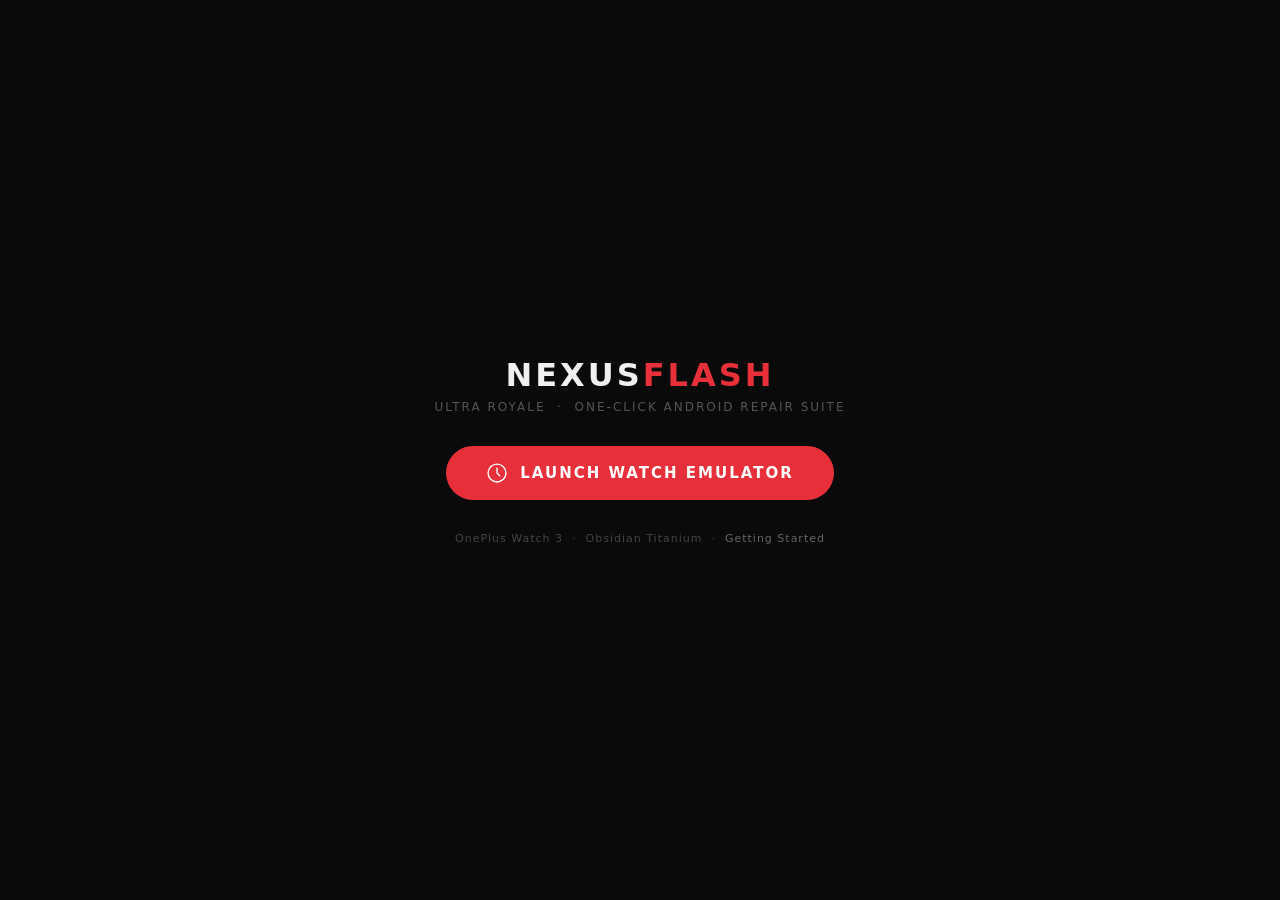
<file: index.html>
<!DOCTYPE html>
<html lang="en">
<head>
  <meta charset="UTF-8" />
  <meta name="viewport" content="width=device-width, initial-scale=1.0" />
  <title>NexusFlash Ultra Royale</title>
  <style>
    *, *::before, *::after { box-sizing: border-box; margin: 0; padding: 0; }

    body {
      background: #0a0a0a;
      min-height: 100vh;
      display: flex;
      flex-direction: column;
      align-items: center;
      justify-content: center;
      font-family: 'Segoe UI', system-ui, sans-serif;
      color: #f0f0f0;
      gap: 32px;
    }

    .logo {
      text-align: center;
    }
    .logo h1 {
      font-size: 32px;
      font-weight: 700;
      letter-spacing: 3px;
      text-transform: uppercase;
    }
    .logo h1 span { color: #e8303a; }
    .logo p {
      font-size: 12px;
      color: #555;
      letter-spacing: 2px;
      text-transform: uppercase;
      margin-top: 6px;
    }

    /* Hot link button */
    .hotlink {
      display: inline-flex;
      align-items: center;
      gap: 12px;
      background: #e8303a;
      color: #fff;
      text-decoration: none;
      font-size: 15px;
      font-weight: 700;
      letter-spacing: 2px;
      text-transform: uppercase;
      padding: 16px 40px;
      border-radius: 50px;
      box-shadow: 0 0 0 0 rgba(232,48,58,0.5);
      animation: ripple 2s ease-in-out infinite;
      transition: transform 0.15s, box-shadow 0.15s;
    }
    .hotlink:hover {
      transform: scale(1.05);
      box-shadow: 0 0 32px rgba(232,48,58,0.5);
      animation: none;
    }
    .hotlink:active { transform: scale(0.97); }

    /* Watch icon inside button */
    .hotlink svg { flex-shrink: 0; }

    @keyframes ripple {
      0%   { box-shadow: 0 0 0 0   rgba(232,48,58,0.5); }
      70%  { box-shadow: 0 0 0 18px rgba(232,48,58,0);   }
      100% { box-shadow: 0 0 0 0   rgba(232,48,58,0);    }
    }

    .sub {
      font-size: 11px;
      color: #444;
      letter-spacing: 1px;
      text-align: center;
    }
    .sub a { color: #666; text-decoration: none; }
    .sub a:hover { color: #e8303a; }
  </style>
</head>
<body>

  <div class="logo">
    <h1>Nexus<span>Flash</span></h1>
    <p>Ultra Royale &nbsp;·&nbsp; One-click Android Repair Suite</p>
  </div>

  <!-- HOT LINK -->
  <a class="hotlink" href="simulator/index.html">
    <svg width="22" height="22" viewBox="0 0 32 32" fill="none">
      <circle cx="16" cy="16" r="13" stroke="white" stroke-width="2"/>
      <path d="M16 9v7l4 4" stroke="white" stroke-width="2" stroke-linecap="round"/>
    </svg>
    Launch Watch Emulator
  </a>

  <div class="sub">
    OnePlus Watch 3 &nbsp;·&nbsp; Obsidian Titanium &nbsp;·&nbsp;
    <a href="docs/getting-started.md">Getting Started</a>
  </div>

</body>
</html>
</file>
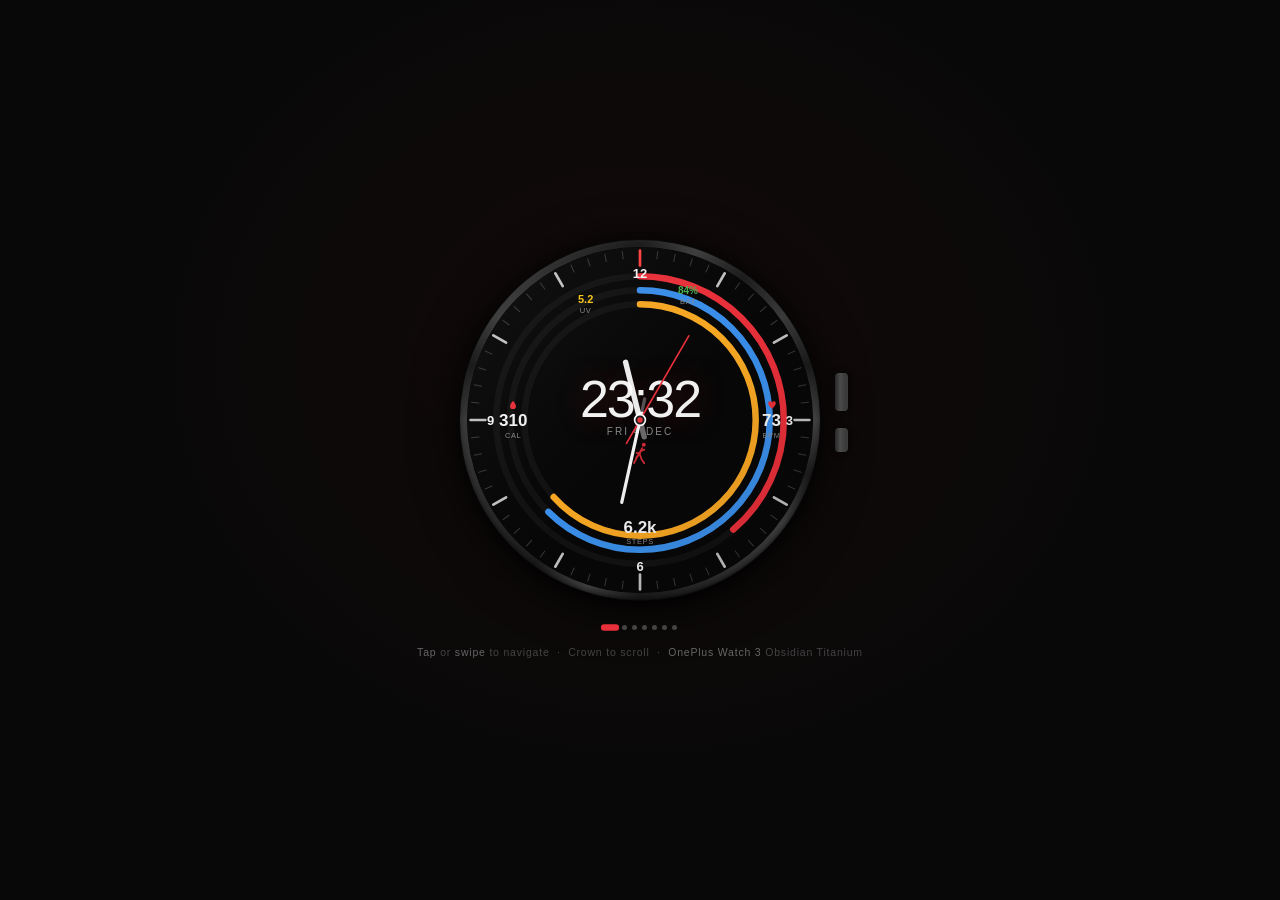
<file: simulator/index.html>
<!DOCTYPE html>
<html lang="en">
<head>
  <meta charset="UTF-8" />
  <meta name="viewport" content="width=device-width, initial-scale=1.0" />
  <title>NexusFlash — Smartwatch Emulator</title>
  <link rel="stylesheet" href="watch.css" />
</head>
<body>

<div class="device">

  <!-- Side crown buttons -->
  <div class="btn-crown upper" id="crown-up" title="Previous"></div>
  <div class="btn-crown lower" id="crown-dn" title="Next"></div>

  <!-- Outer bezel -->
  <div class="bezel">

    <!-- Tick marks ring -->
    <svg class="tick-svg" viewBox="0 0 340 340" id="tick-svg"></svg>

    <!-- Screen + dim overlay -->
    <div class="screen-wrap">
      <div class="glass-glare"></div>
      <div class="screen" id="screen">

        <!-- ═══════════════════════════
             PAGE 0 — HOME FACE
        ═══════════════════════════ -->
        <div class="page face active" id="pg-home">

          <!-- Activity rings (3 concentric) -->
          <svg class="rings-svg" viewBox="0 0 320 320">
            <!-- Track rings (dim) -->
            <circle class="ring-track" cx="160" cy="160" r="133" />
            <circle class="ring-track" cx="160" cy="160" r="120" />
            <circle class="ring-track" cx="160" cy="160" r="107" />
            <!-- Live progress rings -->
            <circle id="arc-cal"    class="ring-live cal-ring"    cx="160" cy="160" r="133" transform="rotate(-90 160 160)" />
            <circle id="arc-steps"  class="ring-live steps-ring"  cx="160" cy="160" r="120" transform="rotate(-90 160 160)" />
            <circle id="arc-active" class="ring-live active-ring" cx="160" cy="160" r="107" transform="rotate(-90 160 160)" />
          </svg>

          <!-- Cardinal numbers -->
          <span class="cardinal top">12</span>
          <span class="cardinal right">3</span>
          <span class="cardinal bottom">6</span>
          <span class="cardinal left">9</span>

          <!-- Floating stats -->
          <div class="fstat uv">
            <span class="fv" id="uv-val">5.2</span>
            <span class="fl">UV</span>
          </div>
          <div class="fstat bat">
            <span class="fv" id="bat-val">84%</span>
            <span class="fl">BAT</span>
          </div>
          <div class="fstat cal">
            <svg width="10" height="10" viewBox="0 0 24 24" fill="#e8303a"><path d="M12 2C8 7 5 11 5 15a7 7 0 0 0 14 0c0-4-3-8-7-13z"/></svg>
            <span class="fv" id="cal-val">312</span>
            <span class="fl">CAL</span>
          </div>
          <div class="fstat hr">
            <svg width="10" height="10" viewBox="0 0 24 24" fill="#e8303a"><path d="M12 21C12 21 3 14 3 8a4.5 4.5 0 0 1 9-1 4.5 4.5 0 0 1 9 1c0 6-9 13-9 13z"/></svg>
            <span class="fv" id="hr-val">72</span>
            <span class="fl">BPM</span>
          </div>

          <!-- Center: digital time + date + runner -->
          <div class="face-center">
            <div class="time-big" id="time">--:--</div>
            <div class="date-small" id="date">--- -- ---</div>
            <!-- Runner figure -->
            <svg class="runner" viewBox="0 0 24 24" fill="none" xmlns="http://www.w3.org/2000/svg">
              <circle cx="15.5" cy="3.5" r="1.8" fill="#e8303a"/>
              <path d="M14 6.5l-2.5 5-3 4" stroke="#e8303a" stroke-width="1.6" stroke-linecap="round"/>
              <path d="M12.5 9.5l3.5-1.5M12 11.5l-3-.5" stroke="#e8303a" stroke-width="1.6" stroke-linecap="round"/>
              <path d="M11.5 11.5l2 5.5 2.5 3.5M10 13.5l-2 4-1.5 3" stroke="#e8303a" stroke-width="1.6" stroke-linecap="round"/>
            </svg>
          </div>

          <!-- Steps bottom -->
          <div class="fstat steps">
            <span class="fv" id="step-val">6.2k</span>
            <span class="fl">STEPS</span>
          </div>

          <!-- Analog clock hands -->
          <svg class="hands-svg" viewBox="0 0 320 320">
            <!-- Hour -->
            <g id="hand-h">
              <line x1="160" y1="160" x2="160" y2="105"
                stroke="rgba(255,255,255,0.92)" stroke-width="5" stroke-linecap="round"/>
              <line x1="160" y1="160" x2="160" y2="176"
                stroke="rgba(255,255,255,0.4)"  stroke-width="5" stroke-linecap="round"/>
            </g>
            <!-- Minute -->
            <g id="hand-m">
              <line x1="160" y1="160" x2="160" y2="82"
                stroke="rgba(255,255,255,0.95)" stroke-width="3" stroke-linecap="round"/>
              <line x1="160" y1="160" x2="160" y2="180"
                stroke="rgba(255,255,255,0.3)"  stroke-width="3" stroke-linecap="round"/>
            </g>
            <!-- Second -->
            <g id="hand-s">
              <line x1="160" y1="160" x2="160" y2="70"
                stroke="#e8303a" stroke-width="1.5" stroke-linecap="round"/>
              <line x1="160" y1="160" x2="160" y2="185"
                stroke="#e8303a" stroke-width="1.5" stroke-linecap="round"/>
            </g>
            <!-- Center jewel -->
            <circle cx="160" cy="160" r="5"   fill="#1a1a1a" stroke="white" stroke-width="1.5"/>
            <circle cx="160" cy="160" r="2.5" fill="#e8303a"/>
          </svg>

        </div><!-- /home -->


        <!-- ═══════════════════════════
             PAGE 1 — HEART RATE
        ═══════════════════════════ -->
        <div class="page" id="pg-heartrate">
          <div class="pg-title">Heart Rate</div>

          <!-- Scrolling ECG waveform -->
          <div class="ecg-container">
            <canvas id="ecg-canvas" width="220" height="72"></canvas>
          </div>

          <div class="hr-zone-badge" id="hr-zone">Fat Burn</div>

          <div class="large-metric">
            <span id="hr-big">72</span>
            <span class="lm-unit">BPM</span>
          </div>

          <div class="hr-minmax">
            <div class="mm-item">
              <div class="mm-label">MIN</div>
              <div class="mm-val" id="hr-min">58</div>
            </div>
            <div class="pulse-ring"></div>
            <div class="mm-item">
              <div class="mm-label">MAX</div>
              <div class="mm-val" id="hr-max">98</div>
            </div>
          </div>
        </div><!-- /heartrate -->


        <!-- ═══════════════════════════
             PAGE 2 — STEPS
        ═══════════════════════════ -->
        <div class="page" id="pg-steps">
          <div class="pg-title">Steps Today</div>

          <div class="ring-wrap">
            <svg class="ring-svg" viewBox="0 0 120 120">
              <circle class="ring-bg"     cx="60" cy="60" r="50"/>
              <circle class="ring-fg blue" id="steps-ring" cx="60" cy="60" r="50"
                transform="rotate(-90 60 60)"/>
            </svg>
            <div class="ring-center">
              <div class="rc-big" id="steps-big">6.2k</div>
              <div class="rc-small">/ 10k</div>
            </div>
          </div>

          <div class="step-row">
            <div class="sr-cell"><div class="sr-val" id="s-km">4.8</div><div class="sr-lbl">KM</div></div>
            <div class="sr-cell"><div class="sr-val" id="s-cal">312</div><div class="sr-lbl">CAL</div></div>
            <div class="sr-cell"><div class="sr-val">52</div><div class="sr-lbl">MIN</div></div>
          </div>

          <!-- Hourly bar chart -->
          <div class="bar-chart" id="bar-chart"></div>
        </div><!-- /steps -->


        <!-- ═══════════════════════════
             PAGE 3 — SLEEP
        ═══════════════════════════ -->
        <div class="page" id="pg-sleep">
          <div class="pg-title">Last Night</div>

          <div class="sleep-score-wrap">
            <svg viewBox="0 0 80 80" width="80" height="80">
              <circle cx="40" cy="40" r="34" fill="none" stroke="#1e1e1e" stroke-width="8"/>
              <circle cx="40" cy="40" r="34" fill="none" stroke="#7c4dff"
                stroke-width="8" stroke-linecap="round"
                stroke-dasharray="213.6" stroke-dashoffset="38" transform="rotate(-90 40 40)"/>
            </svg>
            <div class="sleep-score-inner">
              <div class="ss-num">82</div>
              <div class="ss-lbl">Good</div>
            </div>
          </div>

          <div class="sleep-stages">
            <div class="stage-row">
              <span class="stage-lbl">Deep</span>
              <div class="stage-bar"><div class="stage-fill" style="width:35%;background:#7c4dff"></div></div>
              <span class="stage-time">1h 24m</span>
            </div>
            <div class="stage-row">
              <span class="stage-lbl">REM</span>
              <div class="stage-bar"><div class="stage-fill" style="width:25%;background:#3a8ee8"></div></div>
              <span class="stage-time">1h 02m</span>
            </div>
            <div class="stage-row">
              <span class="stage-lbl">Light</span>
              <div class="stage-bar"><div class="stage-fill" style="width:55%;background:#4caf50"></div></div>
              <span class="stage-time">2h 18m</span>
            </div>
          </div>

          <div class="sleep-total">Total &nbsp;<b>4h 44m</b></div>
        </div><!-- /sleep -->


        <!-- ═══════════════════════════
             PAGE 4 — WORKOUT
        ═══════════════════════════ -->
        <div class="page" id="pg-workout">
          <div class="pg-title">Workout</div>
          <div class="wk-grid">

            <div class="wk-tile" id="wt-run">
              <svg viewBox="0 0 24 24" fill="none" width="24" height="24">
                <circle cx="15" cy="4" r="1.8" stroke="currentColor" stroke-width="1.5"/>
                <path d="M13.5 7l-2 5-2.5 4" stroke="currentColor" stroke-width="1.5" stroke-linecap="round"/>
                <path d="M12 10l3.5-1.5M11.5 12l-3-.5" stroke="currentColor" stroke-width="1.5" stroke-linecap="round"/>
                <path d="M11.5 12l2 5.5 2 3M10 14.5l-2 4-1 3" stroke="currentColor" stroke-width="1.5" stroke-linecap="round"/>
              </svg>
              <span>Run</span>
            </div>

            <div class="wk-tile" id="wt-cycle">
              <svg viewBox="0 0 24 24" fill="none" width="24" height="24">
                <circle cx="5.5" cy="16" r="3.5" stroke="currentColor" stroke-width="1.5"/>
                <circle cx="18.5" cy="16" r="3.5" stroke="currentColor" stroke-width="1.5"/>
                <path d="M5.5 16l6-9 3.5 3h3.5M11.5 7l1.5-3" stroke="currentColor" stroke-width="1.5" stroke-linecap="round"/>
              </svg>
              <span>Cycle</span>
            </div>

            <div class="wk-tile" id="wt-swim">
              <svg viewBox="0 0 24 24" fill="none" width="24" height="24">
                <path d="M2 17c2.5-2 5-2 7.5 0s5 2 7.5 0 5-2 5 0" stroke="currentColor" stroke-width="1.5" stroke-linecap="round"/>
                <path d="M7 11V7a5 5 0 0 1 10 0v4" stroke="currentColor" stroke-width="1.5" stroke-linecap="round"/>
              </svg>
              <span>Swim</span>
            </div>

            <div class="wk-tile" id="wt-hiit">
              <svg viewBox="0 0 24 24" fill="none" width="24" height="24">
                <path d="M3 12h3l2-7 4 14 2-8 2 3h5" stroke="currentColor" stroke-width="1.5" stroke-linecap="round" stroke-linejoin="round"/>
              </svg>
              <span>HIIT</span>
            </div>

          </div>
          <div class="wk-hint">Tap to start</div>

          <!-- Workout timer (hidden until started) -->
          <div class="wk-timer" id="wk-timer" style="display:none">
            <div class="wkt-label" id="wkt-label">Running</div>
            <div class="wkt-time" id="wkt-time">00:00</div>
            <button class="wkt-stop" id="wkt-stop">Stop</button>
          </div>
        </div><!-- /workout -->


        <!-- ═══════════════════════════
             PAGE 5 — NOTIFICATIONS
        ═══════════════════════════ -->
        <div class="page" id="pg-notifications">
          <div class="pg-title">Notifications</div>
          <div class="notif-list">

            <div class="notif-item">
              <div class="ni-dot" style="background:#4caf50"></div>
              <div class="ni-body">
                <div class="ni-app">Messages</div>
                <div class="ni-text">Hey, are you coming tonight?</div>
                <div class="ni-time">2m ago</div>
              </div>
            </div>

            <div class="notif-item">
              <div class="ni-dot" style="background:#e8303a"></div>
              <div class="ni-body">
                <div class="ni-app">NexusFlash</div>
                <div class="ni-text">Device repair complete ✓</div>
                <div class="ni-time">8m ago</div>
              </div>
            </div>

            <div class="notif-item">
              <div class="ni-dot" style="background:#3a8ee8"></div>
              <div class="ni-body">
                <div class="ni-app">Health</div>
                <div class="ni-text">Stand up &amp; move!</div>
                <div class="ni-time">15m ago</div>
              </div>
            </div>

            <div class="notif-item">
              <div class="ni-dot" style="background:#f5a623"></div>
              <div class="ni-body">
                <div class="ni-app">Gmail</div>
                <div class="ni-text">Your order has shipped</div>
                <div class="ni-time">1h ago</div>
              </div>
            </div>

          </div>
        </div><!-- /notifications -->


        <!-- ═══════════════════════════
             PAGE 6 — SETTINGS
        ═══════════════════════════ -->
        <div class="page" id="pg-settings">
          <div class="pg-title">Settings</div>
          <div class="settings-list">

            <div class="setting-row">
              <span class="s-lbl">Brightness</span>
              <span class="s-val">High</span>
            </div>
            <div class="setting-row">
              <span class="s-lbl">Do Not Disturb</span>
              <div class="toggle off" id="toggle-dnd"></div>
            </div>
            <div class="setting-row">
              <span class="s-lbl">Wrist Detect</span>
              <div class="toggle" id="toggle-wrist"></div>
            </div>
            <div class="setting-row">
              <span class="s-lbl">Bluetooth</span>
              <span class="s-val green">Connected</span>
            </div>
            <div class="setting-row">
              <span class="s-lbl">Firmware</span>
              <span class="s-val">v3.1.2</span>
            </div>

          </div>
        </div><!-- /settings -->

      </div><!-- /screen -->

      <!-- Screen dim overlay -->
      <div class="screen-dim" id="screen-dim"></div>
    </div><!-- /screen-wrap -->
  </div><!-- /bezel -->

  <!-- Nav dots (7 pages) -->
  <div class="nav-dots" id="nav-dots">
    <div class="dot active"></div>
    <div class="dot"></div>
    <div class="dot"></div>
    <div class="dot"></div>
    <div class="dot"></div>
    <div class="dot"></div>
    <div class="dot"></div>
  </div>

</div><!-- /device -->

<div class="info-bar">
  <span>Tap</span> or <span>swipe</span> to navigate &nbsp;·&nbsp; Crown to scroll &nbsp;·&nbsp;
  <span>OnePlus Watch 3</span> Obsidian Titanium
</div>

<!-- Generate tick marks -->
<script>
(function () {
  const svg = document.getElementById('tick-svg');
  const cx = 170, cy = 170, r = 160;
  for (let i = 0; i < 60; i++) {
    const a    = (i * 6 - 90) * Math.PI / 180;
    const isH  = i % 5 === 0;
    const len  = isH ? 14 : 7;
    const sw   = isH ? 2.5 : 1;
    const col  = isH ? (i === 0 ? '#ff4040' : '#c0c0c0') : '#363636';
    const x1 = cx + r * Math.cos(a), y1 = cy + r * Math.sin(a);
    const x2 = cx + (r - len) * Math.cos(a), y2 = cy + (r - len) * Math.sin(a);
    const l  = document.createElementNS('http://www.w3.org/2000/svg', 'line');
    l.setAttribute('x1', x1); l.setAttribute('y1', y1);
    l.setAttribute('x2', x2); l.setAttribute('y2', y2);
    l.setAttribute('stroke', col);
    l.setAttribute('stroke-width', sw);
    l.setAttribute('stroke-linecap', 'round');
    svg.appendChild(l);
  }
})();
</script>

<script src="watch.js"></script>
</body>
</html>
</file>
<file: simulator/watch.css>
/* ============================================================
   NexusFlash Smartwatch Emulator — Enhanced Styles
   ============================================================ */

*, *::before, *::after { box-sizing: border-box; margin: 0; padding: 0; }

:root {
  --red:      #e8303a;
  --blue:     #3a8ee8;
  --orange:   #f5a623;
  --purple:   #7c4dff;
  --green:    #4caf50;
  --dark:     #080808;
  --surface:  #161616;
  --surface2: #1e1e1e;
  --border:   #282828;
  --text:     #f2f2f2;
  --text-dim: #888;
  --text-mute:#444;
  --watch-d:  360px;
}

html, body {
  width: 100%; height: 100%;
  overflow: hidden;
}
body {
  background: radial-gradient(ellipse at 50% 40%, #130a0a 0%, #080808 60%);
  display: flex;
  flex-direction: column;
  align-items: center;
  justify-content: center;
  min-height: 100vh;
  font-family: 'Segoe UI', -apple-system, BlinkMacSystemFont, sans-serif;
  color: var(--text);
  user-select: none;
}

/* ── Device shell ──────────────────────────────────────────── */
.device {
  position: relative;
  display: flex;
  align-items: center;
  justify-content: center;
  width: calc(var(--watch-d) + 56px);
}

/* Crown buttons */
.btn-crown {
  position: absolute;
  right: 0;
  width: 13px;
  border-radius: 4px;
  background: linear-gradient(90deg, #282828, #4a4a4a 40%, #333 100%);
  box-shadow: 2px 0 6px rgba(0,0,0,0.7), inset -1px 0 2px rgba(255,255,255,0.05);
  cursor: pointer;
  z-index: 20;
  transition: transform 0.12s;
}
.btn-crown.upper { top: 50%; height: 38px; transform: translateY(calc(-50% - 28px)); }
.btn-crown.lower { top: 50%; height: 24px; transform: translateY(calc(-50% + 20px)); }
.btn-crown.upper:active { transform: translateY(calc(-50% - 28px)) scaleX(0.75); }
.btn-crown.lower:active { transform: translateY(calc(-50% + 20px)) scaleX(0.75); }

/* ── Bezel ─────────────────────────────────────────────────── */
.bezel {
  position: relative;
  width: var(--watch-d);
  height: var(--watch-d);
  border-radius: 50%;
  /* Titanium metallic look */
  background: conic-gradient(
    from   0deg, #1c1c1c  0deg,
    #3e3e3e  18deg, #1c1c1c  36deg,
    #3a3a3a  54deg, #1a1a1a  72deg,
    #404040  90deg, #1c1c1c 108deg,
    #3c3c3c 126deg, #1a1a1a 180deg,
    #3e3e3e 198deg, #1c1c1c 216deg,
    #3a3a3a 270deg, #1c1c1c 288deg,
    #404040 306deg, #1c1c1c 360deg
  );
  padding: 7px;
  box-shadow:
    0 0 0 1px #0a0a0a,
    0 8px 48px rgba(0,0,0,0.95),
    0 2px 8px  rgba(0,0,0,0.7),
    inset 0 2px 4px rgba(255,255,255,0.04),
    inset 0 -2px 4px rgba(0,0,0,0.5);
  animation: bezelGlow 5s ease-in-out infinite;
}

@keyframes bezelGlow {
  0%,100% { box-shadow: 0 0 0 1px #0a0a0a, 0 8px 48px rgba(0,0,0,0.95), 0 2px 8px rgba(0,0,0,0.7), inset 0 2px 4px rgba(255,255,255,0.04); }
  50%     { box-shadow: 0 0 0 1px #0a0a0a, 0 8px 56px rgba(0,0,0,0.9), 0 0 32px rgba(232,48,58,0.08), inset 0 2px 4px rgba(255,255,255,0.04); }
}

/* Tick marks SVG — sits over bezel padding */
.tick-svg {
  position: absolute;
  inset: 0;
  width: 100%;
  height: 100%;
  pointer-events: none;
  z-index: 1;
}

/* ── Screen wrap (clips to circle) ────────────────────────── */
.screen-wrap {
  position: relative;
  width: 100%;
  height: 100%;
  border-radius: 50%;
  overflow: hidden;
  background: var(--dark);
}

/* Glass glare — diagonal highlight */
.glass-glare {
  position: absolute;
  inset: 0;
  border-radius: 50%;
  background: linear-gradient(
    135deg,
    rgba(255,255,255,0.045) 0%,
    transparent 50%,
    rgba(0,0,0,0.12) 100%
  );
  pointer-events: none;
  z-index: 100;
}

/* Screen dim overlay */
.screen-dim {
  position: absolute;
  inset: 0;
  border-radius: 50%;
  background: rgba(0,0,0,0);
  pointer-events: none;
  z-index: 99;
  transition: background 1.2s ease;
}
.screen-dim.dimmed { background: rgba(0,0,0,0.72); }

/* Interactive screen */
.screen {
  width: 100%;
  height: 100%;
  border-radius: 50%;
  overflow: hidden;
  position: relative;
  cursor: pointer;
  touch-action: pan-y;
}

/* ── Pages — directional slide transitions ─────────────────── */
.page {
  position: absolute;
  inset: 0;
  border-radius: 50%;
  display: flex;
  flex-direction: column;
  align-items: center;
  justify-content: center;
  gap: 7px;
  padding: 28px 22px;
  background: var(--dark);
  overflow: hidden;
  opacity: 0;
  transform: translateX(80px);
  transition: transform 0.38s cubic-bezier(0.4,0,0.2,1),
              opacity   0.38s cubic-bezier(0.4,0,0.2,1);
  pointer-events: none;
  will-change: transform, opacity;
}
.page.active {
  opacity: 1;
  transform: translateX(0);
  pointer-events: auto;
}
.page.exit-left  { opacity: 0; transform: translateX(-80px); pointer-events: none; }
.page.exit-right { opacity: 0; transform: translateX( 80px); pointer-events: none; }

/* ── Home face ─────────────────────────────────────────────── */
.face {
  padding: 0;
}

/* Activity rings */
.rings-svg {
  position: absolute;
  inset: 0;
  width: 100%;
  height: 100%;
  pointer-events: none;
}
.ring-track {
  fill: none;
  stroke: rgba(255,255,255,0.04);
  stroke-width: 6;
}
.ring-live {
  fill: none;
  stroke-width: 6;
  stroke-linecap: round;
  transition: stroke-dashoffset 1.2s cubic-bezier(0.4,0,0.2,1);
}
.cal-ring    { stroke: var(--red);    }
.steps-ring  { stroke: var(--blue);   }
.active-ring { stroke: var(--orange); }

/* Cardinal labels */
.cardinal {
  position: absolute;
  font-size: 13px;
  font-weight: 700;
  color: var(--text);
  z-index: 4;
  line-height: 1;
}
.cardinal.top    { top: 20px;  left: 50%; transform: translateX(-50%); }
.cardinal.right  { right: 20px;top: 50%;  transform: translateY(-50%); }
.cardinal.bottom { bottom: 20px; left: 50%; transform: translateX(-50%); }
.cardinal.left   { left: 20px; top: 50%;  transform: translateY(-50%); }

/* Floating stat badges */
.fstat {
  position: absolute;
  display: flex;
  flex-direction: column;
  align-items: center;
  z-index: 3;
  line-height: 1.15;
  gap: 1px;
}
.fv { font-size: 17px; font-weight: 700; color: var(--text); }
.fl { font-size: 7.5px; color: var(--text-dim); text-transform: uppercase; letter-spacing: 0.6px; }

.fstat.uv    { top: 46px;    left: 50%; transform: translateX(-62px); }
.fstat.bat   { top: 38px;    right: 50%; transform: translateX(58px);  }
.fstat.cal   { left: 32px;   top: 50%;  transform: translateY(-50%);  }
.fstat.hr    { right: 32px;  top: 50%;  transform: translateY(-50%);  }
.fstat.steps { bottom: 46px; left: 50%; transform: translateX(-50%);  }

.fstat.uv .fv   { font-size: 11px; color: #f5c518; }
.fstat.bat .fv  { font-size: 10px; color: var(--green); }

/* Face center */
.face-center {
  display: flex;
  flex-direction: column;
  align-items: center;
  gap: 1px;
  z-index: 3;
}
.time-big {
  font-size: 52px;
  font-weight: 200;
  letter-spacing: -2px;
  color: var(--text);
  line-height: 1;
  font-variant-numeric: tabular-nums;
  text-shadow: 0 0 30px rgba(232,48,58,0.25);
}
.date-small {
  font-size: 10px;
  color: var(--text-dim);
  letter-spacing: 2px;
  text-transform: uppercase;
}
.runner {
  width: 26px;
  height: 26px;
  margin-top: 3px;
  opacity: 0.9;
}

/* Analog clock hands */
.hands-svg {
  position: absolute;
  inset: 0;
  width: 100%;
  height: 100%;
  pointer-events: none;
  z-index: 5;
}
#hand-h, #hand-m, #hand-s {
  transform-origin: 160px 160px;
}

/* ── Page title ────────────────────────────────────────────── */
.pg-title {
  font-size: 11px;
  color: var(--text-dim);
  text-transform: uppercase;
  letter-spacing: 2.5px;
  margin-bottom: 2px;
}

/* ── Heart Rate page ───────────────────────────────────────── */
.ecg-container {
  width: 220px;
  height: 72px;
  border-radius: 10px;
  overflow: hidden;
  background: rgba(232,48,58,0.06);
  border: 1px solid rgba(232,48,58,0.15);
}
#ecg-canvas { display: block; }

.hr-zone-badge {
  font-size: 10px;
  font-weight: 700;
  letter-spacing: 1.5px;
  text-transform: uppercase;
  color: #fff;
  background: var(--red);
  padding: 3px 10px;
  border-radius: 20px;
}

.large-metric {
  display: flex;
  align-items: baseline;
  gap: 4px;
}
.large-metric span:first-child {
  font-size: 56px;
  font-weight: 200;
  line-height: 1;
  color: var(--text);
  font-variant-numeric: tabular-nums;
}
.lm-unit {
  font-size: 13px;
  color: var(--red);
  letter-spacing: 1px;
}

.hr-minmax {
  display: flex;
  align-items: center;
  gap: 16px;
}
.mm-item { text-align: center; }
.mm-label { font-size: 8px; color: var(--text-mute); text-transform: uppercase; letter-spacing: 1px; }
.mm-val   { font-size: 16px; font-weight: 700; color: var(--text); }

/* Pulsing ring */
.pulse-ring {
  width: 10px;
  height: 10px;
  border-radius: 50%;
  background: var(--red);
  box-shadow: 0 0 0 0 rgba(232,48,58,0.7);
  animation: heartPulse 1s ease-in-out infinite;
}
@keyframes heartPulse {
  0%   { box-shadow: 0 0 0 0   rgba(232,48,58,0.7); }
  70%  { box-shadow: 0 0 0 8px rgba(232,48,58,0);   }
  100% { box-shadow: 0 0 0 0   rgba(232,48,58,0);   }
}

/* ── Steps page ────────────────────────────────────────────── */
.ring-wrap {
  position: relative;
  width: 110px;
  height: 110px;
}
.ring-svg {
  width: 110px;
  height: 110px;
}
.ring-bg  { fill: none; stroke: var(--surface2); stroke-width: 9; }
.ring-fg  { fill: none; stroke-width: 9; stroke-linecap: round; transition: stroke-dashoffset 1s ease; }
.ring-fg.blue { stroke: var(--blue); }

.ring-center {
  position: absolute;
  inset: 0;
  display: flex;
  flex-direction: column;
  align-items: center;
  justify-content: center;
}
.rc-big   { font-size: 26px; font-weight: 700; line-height: 1; }
.rc-small { font-size: 9px;  color: var(--text-dim); }

.step-row {
  display: flex;
  gap: 20px;
}
.sr-cell { text-align: center; }
.sr-val  { font-size: 15px; font-weight: 700; }
.sr-lbl  { font-size: 9px;  color: var(--text-dim); text-transform: uppercase; letter-spacing: 0.5px; }

/* Bar chart */
.bar-chart {
  display: flex;
  align-items: flex-end;
  gap: 4px;
  height: 32px;
  padding: 0 4px;
}
.bar {
  flex: 1;
  border-radius: 2px 2px 0 0;
  background: var(--blue);
  opacity: 0.7;
  min-height: 3px;
  transition: height 0.6s ease;
}
.bar.now { opacity: 1; background: var(--red); }

/* ── Sleep page ────────────────────────────────────────────── */
.sleep-score-wrap {
  position: relative;
  width: 80px;
  height: 80px;
}
.sleep-score-inner {
  position: absolute;
  inset: 0;
  display: flex;
  flex-direction: column;
  align-items: center;
  justify-content: center;
}
.ss-num  { font-size: 26px; font-weight: 700; color: var(--text); line-height: 1; }
.ss-lbl  { font-size: 9px;  color: var(--purple); text-transform: uppercase; letter-spacing: 1px; }

.sleep-stages {
  width: 100%;
  display: flex;
  flex-direction: column;
  gap: 7px;
}
.stage-row {
  display: flex;
  align-items: center;
  gap: 6px;
}
.stage-lbl  { font-size: 9px; color: var(--text-dim); width: 28px; text-align: right; text-transform: uppercase; }
.stage-bar  { flex: 1; height: 6px; background: var(--surface2); border-radius: 3px; overflow: hidden; }
.stage-fill { height: 100%; border-radius: 3px; }
.stage-time { font-size: 9px; color: var(--text-dim); white-space: nowrap; width: 34px; }

.sleep-total {
  font-size: 11px;
  color: var(--text-dim);
}
.sleep-total b { color: var(--text); }

/* ── Workout page ──────────────────────────────────────────── */
.wk-grid {
  display: grid;
  grid-template-columns: 1fr 1fr;
  gap: 8px;
  width: 180px;
}
.wk-tile {
  background: var(--surface2);
  border: 1px solid var(--border);
  border-radius: 14px;
  padding: 12px 8px 8px;
  display: flex;
  flex-direction: column;
  align-items: center;
  gap: 5px;
  cursor: pointer;
  color: var(--text-dim);
  font-size: 10px;
  letter-spacing: 0.5px;
  transition: background 0.2s, color 0.2s, transform 0.15s, border-color 0.2s;
}
.wk-tile:hover  { background: #252525; color: var(--text); border-color: #3a3a3a; }
.wk-tile:active { transform: scale(0.93); }
.wk-tile.running { background: rgba(232,48,58,0.15); border-color: var(--red); color: var(--red); }

.wk-hint {
  font-size: 9px;
  color: var(--text-mute);
  letter-spacing: 1px;
  text-transform: uppercase;
}

/* Workout timer overlay */
.wk-timer {
  position: absolute;
  inset: 0;
  border-radius: 50%;
  background: rgba(8,8,8,0.95);
  display: flex;
  flex-direction: column;
  align-items: center;
  justify-content: center;
  gap: 6px;
  z-index: 10;
}
.wkt-label { font-size: 10px; color: var(--red); text-transform: uppercase; letter-spacing: 2px; }
.wkt-time  { font-size: 48px; font-weight: 200; color: var(--text); font-variant-numeric: tabular-nums; }
.wkt-stop  {
  background: none;
  border: 1px solid var(--red);
  color: var(--red);
  font-size: 10px;
  letter-spacing: 1.5px;
  text-transform: uppercase;
  padding: 5px 16px;
  border-radius: 20px;
  cursor: pointer;
  margin-top: 4px;
  transition: background 0.2s;
}
.wkt-stop:hover { background: rgba(232,48,58,0.15); }

/* ── Notifications ─────────────────────────────────────────── */
.notif-list {
  width: 100%;
  display: flex;
  flex-direction: column;
  gap: 6px;
  max-height: 200px;
}
.notif-item {
  display: flex;
  gap: 8px;
  align-items: flex-start;
  background: var(--surface);
  border-radius: 10px;
  padding: 7px 10px;
}
.ni-dot {
  width: 6px;
  height: 6px;
  border-radius: 50%;
  flex-shrink: 0;
  margin-top: 4px;
}
.ni-body { flex: 1; min-width: 0; }
.ni-app  { font-size: 8.5px; color: var(--text-dim); text-transform: uppercase; letter-spacing: 1px; }
.ni-text { font-size: 11px;  color: var(--text);     margin-top: 1px; white-space: nowrap; overflow: hidden; text-overflow: ellipsis; }
.ni-time { font-size: 8px;   color: var(--text-mute); margin-top: 2px; }

/* ── Settings ──────────────────────────────────────────────── */
.settings-list {
  width: 100%;
  display: flex;
  flex-direction: column;
  gap: 5px;
}
.setting-row {
  display: flex;
  justify-content: space-between;
  align-items: center;
  background: var(--surface);
  border-radius: 8px;
  padding: 8px 12px;
  font-size: 11px;
}
.s-lbl { color: var(--text-dim); }
.s-val { color: var(--text); font-weight: 600; font-size: 10px; }
.s-val.green { color: var(--green); }

.toggle {
  width: 30px; height: 17px;
  border-radius: 9px;
  background: var(--red);
  position: relative;
  cursor: pointer;
  transition: background 0.2s;
  flex-shrink: 0;
}
.toggle::after {
  content: '';
  position: absolute;
  width: 13px; height: 13px;
  background: white;
  border-radius: 50%;
  top: 2px; right: 2px;
  transition: right 0.2s, left 0.2s;
}
.toggle.off { background: var(--border); }
.toggle.off::after { right: auto; left: 2px; }

/* ── Nav dots ──────────────────────────────────────────────── */
.nav-dots {
  position: absolute;
  bottom: -30px;
  display: flex;
  gap: 5px;
}
.dot {
  width: 5px; height: 5px;
  border-radius: 50%;
  background: var(--text-mute);
  cursor: pointer;
  transition: background 0.25s, transform 0.25s, width 0.25s;
}
.dot.active {
  background: var(--red);
  transform: scale(1.3);
  width: 14px;
  border-radius: 3px;
}

/* ── Info bar ──────────────────────────────────────────────── */
.info-bar {
  margin-top: 44px;
  font-size: 10.5px;
  color: var(--text-mute);
  letter-spacing: 0.8px;
  text-align: center;
  line-height: 1.6;
  animation: fadeUp 0.8s ease 1s both;
}
.info-bar span { color: #666; }

@keyframes fadeUp {
  from { opacity: 0; transform: translateY(8px); }
  to   { opacity: 1; transform: translateY(0); }
}

/* ── Responsive ────────────────────────────────────────────── */
@media (max-height: 600px), (max-width: 480px) {
  :root { --watch-d: 290px; }
  .time-big { font-size: 40px; }
  .large-metric span:first-child { font-size: 44px; }
}
</file>
